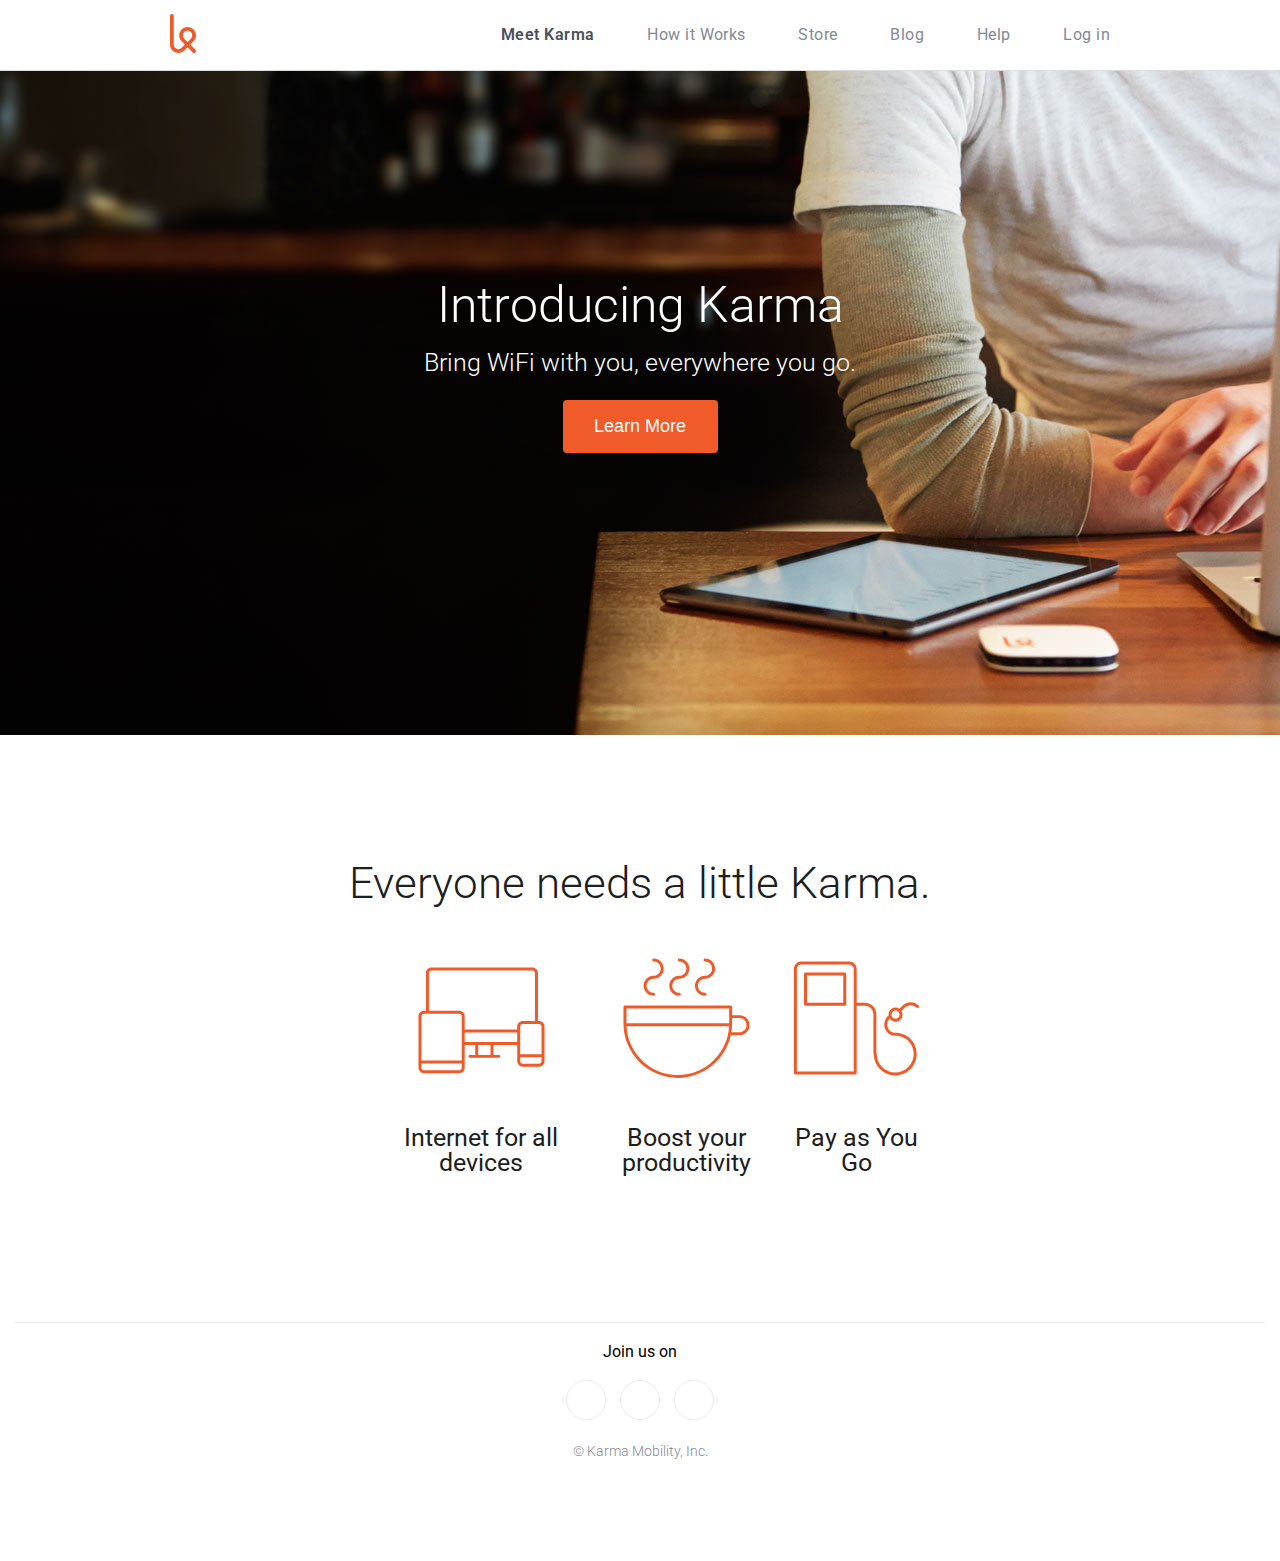
<file: index.html>
<!DOCTYPE html>
<html lang="en">
<head>
	<meta charset="UTF-8">
	<title>Karma Clone</title>
	<link rel="stylesheet" href="css/style.css">
    <link href='http://fonts.googleapis.com/css?family=Roboto:400,500,300' rel='stylesheet' type='text/css'>
    <!-- <link href="//maxcdn.bootstrapcdn.com/font-awesome/4.2.0/css/font-awesome.min.css" rel="stylesheet"> -->
    <link href="C:/thinkful/Project/startup-landing-page-clone/css/font-awesome.min.css" rel="stylesheet">
    <link rel="icon" type="image/png" href="https://github.com/somyabn/startup-landing-page/blob/gh-pages/images/karma-logo.svg" />
</head>
<body>
<body>
    <nav class="top-navigation">
        <div class="content">
            <ul class="links">
                <li class="active">Meet Karma</li>
                <li>How it Works</li>
                <li>Store</li>
                <li>Blog</li>
                <li>Help</li>
                <li>Log in</li>
            </ul>
    <img class="logo" src="images/karma-logo.svg" alt="Logo Image" width="26px"/>
</div>
</nav>
<section class="introduction">
    <div class="content">
        <h1>Introducing Karma</h1>
        <h3>Bring WiFi with you, everywhere you go.</h3>
        <div class="buttons">
        <button>Learn More</button>
        </div>
    </div>
    </section>
    <section class="cases">
        <div class="content">
            <h2>Everyone needs a little Karma.</h2>
        <ul class="devices">
             <li>
                <img width="127px" height="127px" src="images/icon-devices.svg" alt="Internet for all devices"/>
                <div class="caption">
                    <h3>Internet for all devices</h3>
                </div>
            </li><li>
                <img width="127px" height="127px" src="images/icon-coffee.svg" alt="Boost your productivity"/>
                <div class="caption">
                    <h3>Boost your productivity</h3>
                </div>
            </li><li>
                <img width="127px" height="127px" src="images/icon-refill.svg" alt="Pay as You Go"/>
                <div class="caption">
                    <h3>Pay as You Go</h3>
                </div>
            </li>
        </ul>
    </div>
  </section>
   <footer class="social">
        <div class="content">
            <hr>
            <h5>Join us on</h5>
            <ul class="icons">
                <li class="twitter"> 
                    <i class="fa fa-twitter"></i>
                </li>
                <li class="facebook">
                    <i class="fa fa-facebook"></i>
                </li>
                <li class="instagram">
                    <i class="fa fa-instagram"></i>
                </li>
            </ul>
            <span class="copy"> &copy Karma Mobility, Inc.</span>
        </div>
    </footer>
</body>
</html>
</file>
<file: css/style.css>
/* http://meyerweb.com/eric/tools/css/reset/ 
   v2.0 | 20110126
   License: none (public domain)
*/

html, body, div, span, applet, object, iframe,
h1, h2, h3, h4, h5, h6, p, blockquote, pre,
a, abbr, acronym, address, big, cite, code,
del, dfn, em, img, ins, kbd, q, s, samp,
small, strike, strong, sub, sup, tt, var,
b, u, i, center,
dl, dt, dd, ol, ul, li,
fieldset, form, label, legend,
table, caption, tbody, tfoot, thead, tr, th, td,
article, aside, canvas, details, embed, 
figure, figcaption, footer, header, hgroup, 
menu, nav, output, ruby, section, summary,
time, mark, audio, video {
	margin: 0;
	padding: 0;
	border: 0;
	font-size: 100%;
	font: inherit;
	vertical-align: baseline;
	box-sizing: border-box;
}
/* HTML5 display-role reset for older browsers */
article, aside, details, figcaption, figure, 
footer, header, hgroup, menu, nav, section {
	display: block;
}
body {
	line-height: 1;
}
ol, ul {
	list-style: none;
}
blockquote, q {
	quotes: none;
}
blockquote:before, blockquote:after,
q:before, q:after {
	content: '';
	content: none;
}
/**
 * Start of Custom Styles
 */
body {
    background-color: LightGray;
    font-family: 'Roboto', sans-serif;
    -webkit-font-smoothing: antialiased;
}
div {
    /*border: 1px solid Chocolate;*/
}
.content {
    padding: 0 0.938rem;
    margin: 0 auto;
    min-width: 37.5rem;
}
div{
/*border: 1px solid Chocolate;*/
display: block;
}
/* Navigation Section */

.top-navigation {
    background-color: #fff;
    position: fixed;
    width: 100%;
    z-index: 9999;
    border-bottom: 1px solid #DDD;
}

.top-navigation > .content {
    width: 970px;
    height: 70px;
    margin: 0 auto;
}

.logo {
    margin-top: 14px;
}

.top-navigation .links {
    float: right;
    color: #838994;
    font-family: 'Roboto', sans-serif;
    font-size: 16px;
    letter-spacing: 0.03em;
    margin-top: 1.7rem;
    -webkit-font-smoothing: antialiased;
}

.top-navigation .links li {
    
    display: inline-block;
    margin-left: 3rem;
}

.top-navigation .links > .active {
    color: #4c5058;
    font-weight: 600;
}
.top-navigation .links > li:hover {
    cursor: pointer;
    color: #333333;
    -webkit-transition: color 100ms ease-out 100ms;*/
}
section {
    display: block;
}

.introduction {
    background-image: url('../images/first-background.jpg');
    background-position: center bottom;
    background-repeat: no-repeat;
    background-size: cover;
    height: 45.938rem;
    overflow: auto;

}
.introduction h1,
.introduction h3 {
    color: white;
    text-align: center;
    font-weight: 300;
}
.introduction h1 {
    margin-top: 17.5rem;
    font-size: 3.125rem;
}
.introduction h3 {
    margin-top: 1.25rem;
    font-size: 1.563rem;
}
/**
 * The buttons
 */
.introduction .buttons {
    color: white;
    text-align: center;
    margin-top: 1.563rem;
}
button {
    width: 9.688rem;
    background-color: #f15a29;
    border-color: #f15a29;
    text-shadow: none;
    border-style: none;
    border-radius: 4px;
    padding: 1rem 1.5rem;
    color: white;
    font-size: 1.125rem;
}
button:hover {
    background-color: #d9400e;
    border-color: #cf3d0e;
    cursor: pointer;
}
/**
 * The Three Case Images
 */
.cases {
    background-color: #fff;
    overflow: hidden;
    padding-bottom: 5rem;
}
.cases .content {
    margin-top: 7.875rem;
    padding: none;
    color: #1d1e21;
    text-align: center;

}
.cases h2 {
    font-size: 2.75rem;
    margin: 1.625rem 0 3.125rem;
    font-weight: 300;
}

.cases .devices h3 {
    font-weight: 400;
    font-size: 1.563rem;
    margin: 2.5rem 0px 2.875rem;

}
.cases .devices p {
    font-weight: 300;
    font-size: 1.313rem;
}

ul.devices {
  display: -webkit-box;      /* OLD - iOS 6-, Safari 3.1-6 */
  display: -moz-box;         /* OLD - Firefox 19- (buggy but mostly works) */
  display: -ms-flexbox;      /* TWEENER - IE 10 */
  display: -webkit-flex;     /* NEW - Chrome */
  display: flex;             /* NEW, Spec - Opera 12.1, Firefox 20+ */
  width: 43.3333333%;
  float:left;
  margin-left: 22.875rem;
}

/* Footer */


h5 {
    display: block;
}

.social {
    background-color: #fff;
    overflow: auto;
    padding-bottom: 6.375rem;
    text-align: center;
}

.social .copy {
    font-size: 0.9rem;
    font-weight: 300;
    color: #838994;
    text-align: center;
}

.social .icons > li {
    border-radius: 1.25rem;
    width: 2.5rem;
    height: 2.5rem;
    display: inline-block;
    margin: 1.25rem 5px;
    border: 1px solid #eaebec;
    padding: 0.625rem 0;
    text-align: center;
    box-sizing: border-box;
}
.social hr {
    border: 0;
    border-top: 1px solid #eaebed;
    margin: 1.313rem 0;
}

.social .twitter {
    color: #55acee;
}

.social .facebook {
    color: #4c66a4;
}
social .instagram {
    color: #3f729b;
}
</file>
